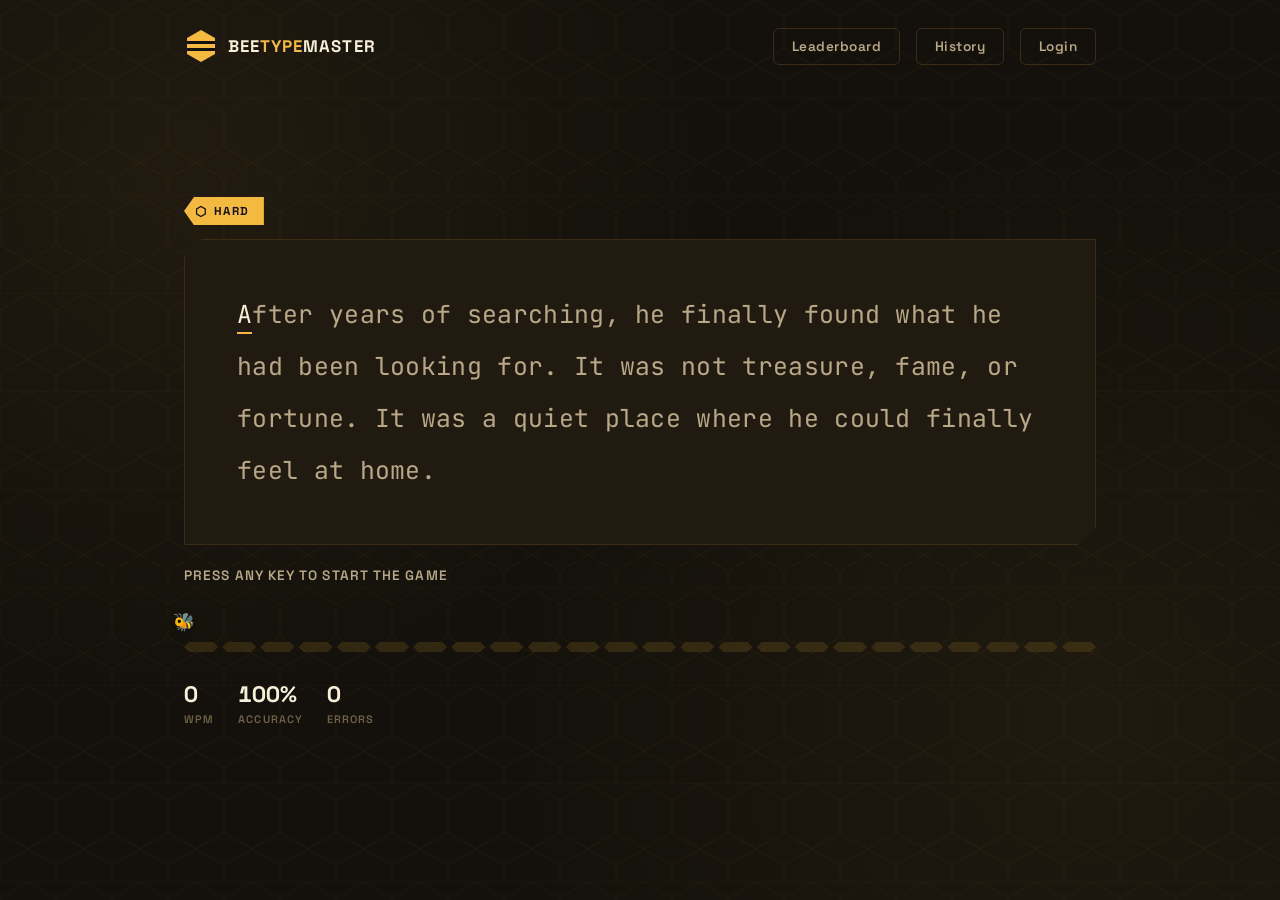
<file: index.html>
<!DOCTYPE html>
<html lang="en">
<head>
    <meta charset="UTF-8">
    <meta name="viewport" content="width=device-width, initial-scale=1.0">
    <title>BEE TypeMaster — Typing Speed Trainer</title>

    <link rel="preconnect" href="https://fonts.googleapis.com">
    <link rel="preconnect" href="https://fonts.gstatic.com" crossorigin>
    <link href="https://fonts.googleapis.com/css2?family=Space+Grotesk:wght@500;700&family=JetBrains+Mono:wght@400;500&display=swap" rel="stylesheet">

    <link rel="stylesheet" href="./style.css">
    <link rel="stylesheet" href="./css/auth.css">
</head>
<body>

    <header class="site-header">
        <div class="brand">
            <svg class="brand-mark" viewBox="0 0 34 34" xmlns="http://www.w3.org/2000/svg" aria-hidden="true">
                <polygon points="17,1 31,9 31,25 17,33 3,25 3,9" />
                <rect class="stripe" x="3" y="12" width="28" height="3" />
                <rect class="stripe" x="3" y="19" width="28" height="3" />
            </svg>
            <span class="brand-name">Bee<span>Type</span>Master</span>
        </div>

        <div class="nav-links">
            <a href="/html/leaderboard.html" class="nav-link">Leaderboard</a>
            <a href="/html/history.html" class="nav-link">History</a>
            <div class="auth-nav" id="authNav">

                <!-- JS WILL RENDER THIS -->

            </div>
        </div>
    </header>

    <main class="game-frame">
        <div class="stage">

            <div class="difficulty-chip" id="difficultyChip">Easy</div>

            <!-- The typing surface: main.js fills this with one <span> per
                 character and toggles .correct / .incorrect / .current on them. -->
            <div class="game" id="gameBody" aria-live="off"></div>

            <p class="game-description" id="gameDescription">Press any key to start the game</p>

            <!-- Signature element: a honeycomb trail that fills as you type,
                 with a bee marker riding your current position. -->
            <div class="progress-trail" id="progressTrail" aria-hidden="true">
                <span class="progress-bee" id="progressBee">🐝</span>
            </div>

            <div class="stats-strip">
                <div class="stat">
                    <span class="stat-value" id="liveWpm">0</span>
                    <span class="stat-label">WPM</span>
                </div>
                <div class="stat">
                    <span class="stat-value" id="liveAccuracy">100%</span>
                    <span class="stat-label">Accuracy</span>
                </div>
                <div class="stat">
                    <span class="stat-value" id="liveErrors">0</span>
                    <span class="stat-label">Errors</span>
                </div>
            </div>

        </div>
    </main>

    <!-- Results overlay, shown when a paragraph is completed.
         Replaces the previous alert()-based summary. -->
    <div class="results-overlay" id="resultsOverlay">
        <div class="results-card">
            <p class="results-eyebrow" id="resultsDifficulty">Hive cleared</p>
            <h2 class="results-title">Run complete</h2>

            <div class="best-score">
                <span class="best-score-value stat-value" id="resultBestScore">0</span>
                <p class="best-score-label stat-label">Best Score</p>
            </div>

            <div class="results-grid">
                <div class="stat wpm-stat">
                    <div class="wpm-value">
                        <span class="stat-value" id="resultWpm">0</span>
                    </div>
                    <span class="stat-label">WPM</span>
                </div>
                <div class="stat">
                    <span class="stat-value" id="resultAccuracy">0%</span>
                    <span class="stat-label">Accuracy</span>
                </div>
                <div class="stat">
                    <span class="stat-value" id="resultCorrect">0</span>
                    <span class="stat-label">Correct</span>
                </div>
                <div class="stat">
                    <span class="stat-value" id="resultIncorrect">0</span>
                    <span class="stat-label">Incorrect</span>
                </div>
            </div>

            <div class="results-actions">
                <button class="btn btn-primary" id="nextRunBtn">Next hive</button>
            </div>
        </div>
    </div>     

    <script type='module' src="./js/main.js"></script>
</body>
</html>
</file>
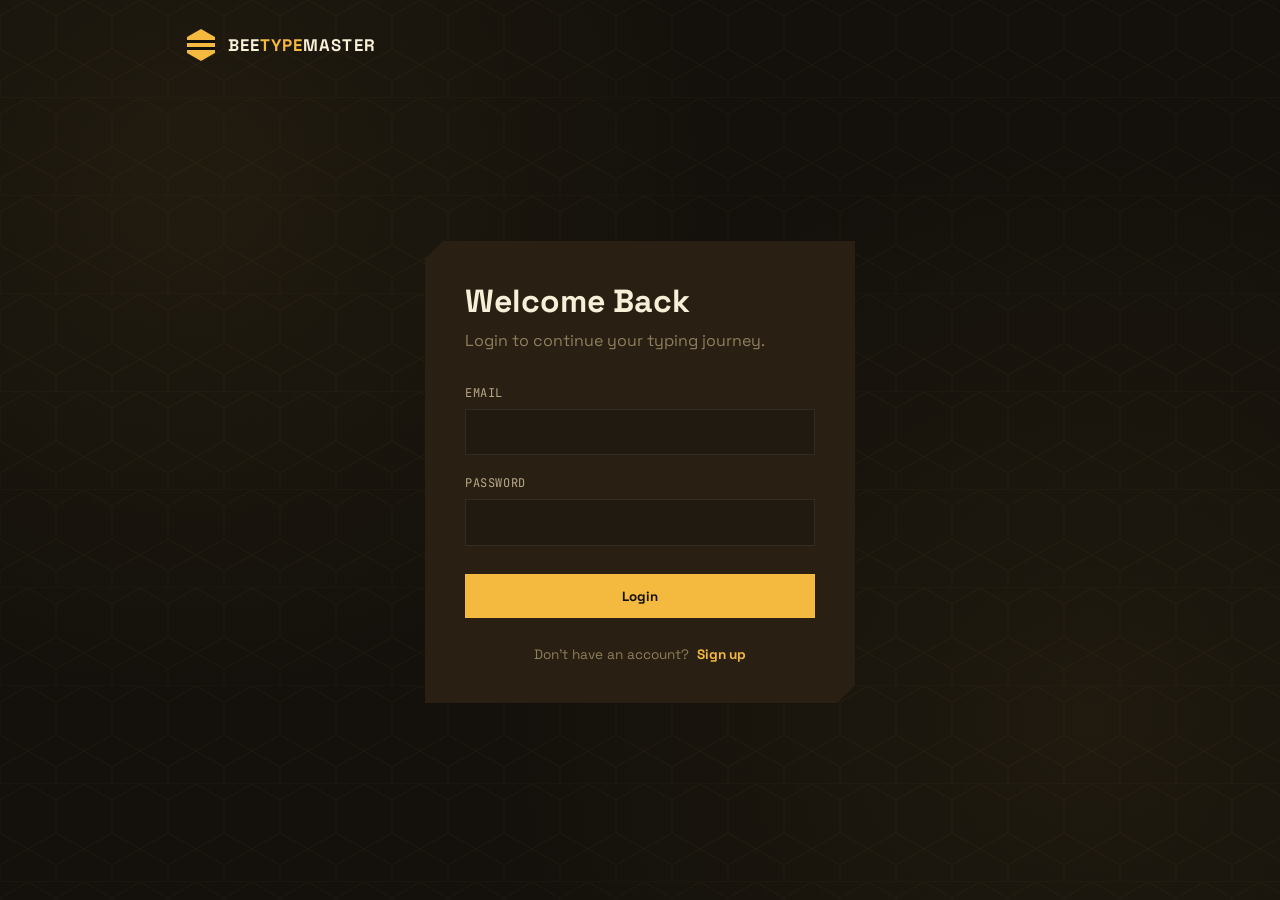
<file: html/auth.html>
<!DOCTYPE html>
<html lang="en">

<head>
    <meta charset="UTF-8">
    <meta name="viewport" content="width=device-width, initial-scale=1.0">

    <title>BEE TypeMaster — Account</title>

    <link rel="preconnect" href="https://fonts.googleapis.com">
    <link rel="preconnect" href="https://fonts.gstatic.com" crossorigin>

    <link
        href="https://fonts.googleapis.com/css2?family=Space+Grotesk:wght@500;700&family=JetBrains+Mono:wght@400;500&display=swap"
        rel="stylesheet"
    >

    <link rel="stylesheet" href="../style.css">
    <link rel="stylesheet" href="../css/auth.css">
</head>

<body>

    <header class="site-header">
        <div class="brand">

            <svg
                class="brand-mark"
                viewBox="0 0 34 34"
                xmlns="http://www.w3.org/2000/svg"
                aria-hidden="true"
            >
                <polygon points="17,1 31,9 31,25 17,33 3,25 3,9" />
                <rect class="stripe" x="3" y="12" width="28" height="3" />
                <rect class="stripe" x="3" y="19" width="28" height="3" />
            </svg>

            <span class="brand-name">
                Bee<span>Type</span>Master
            </span>

        </div>
    </header>


    <main class="auth-container">

        <section class="auth-card">

            <div class="auth-header">
                <h1 id="authTitle">Welcome Back</h1>

                <p id="authDescription">
                    Login to continue your typing journey.
                </p>
            </div>


            <div
                id="authError"
                class="auth-message auth-message--error"
                hidden
            ></div>


            <div
                id="authSuccess"
                class="auth-message auth-message--success"
                hidden
            ></div>


            <form id="authForm" novalidate>

                <div
                    class="form-group"
                    id="usernameGroup"
                    hidden
                >
                    <label for="username">
                        Username
                    </label>

                    <input
                        type="text"
                        id="username"
                        name="username"
                        autocomplete="username"
                    >
                </div>


                <div class="form-group">

                    <label for="email">
                        Email
                    </label>

                    <input
                        type="email"
                        id="email"
                        name="email"
                        autocomplete="email"
                        required
                    >

                </div>


                <div class="form-group">

                    <label for="password">
                        Password
                    </label>

                    <input
                        type="password"
                        id="password"
                        name="password"
                        autocomplete="current-password"
                        required
                    >

                </div>


                <button
                    type="submit"
                    class="auth-button"
                    id="submitButton"
                >
                    Login
                </button>

            </form>


            <div class="auth-switch">

                <span id="switchText">
                    Don't have an account?
                </span>

                <button
                    type="button"
                    id="switchMode"
                    class="auth-switch__button"
                >
                    Sign up
                </button>

            </div>

        </section>

    </main>


    <script type="module" src="../js/auth.js"></script>

</body>

</html>
</file>
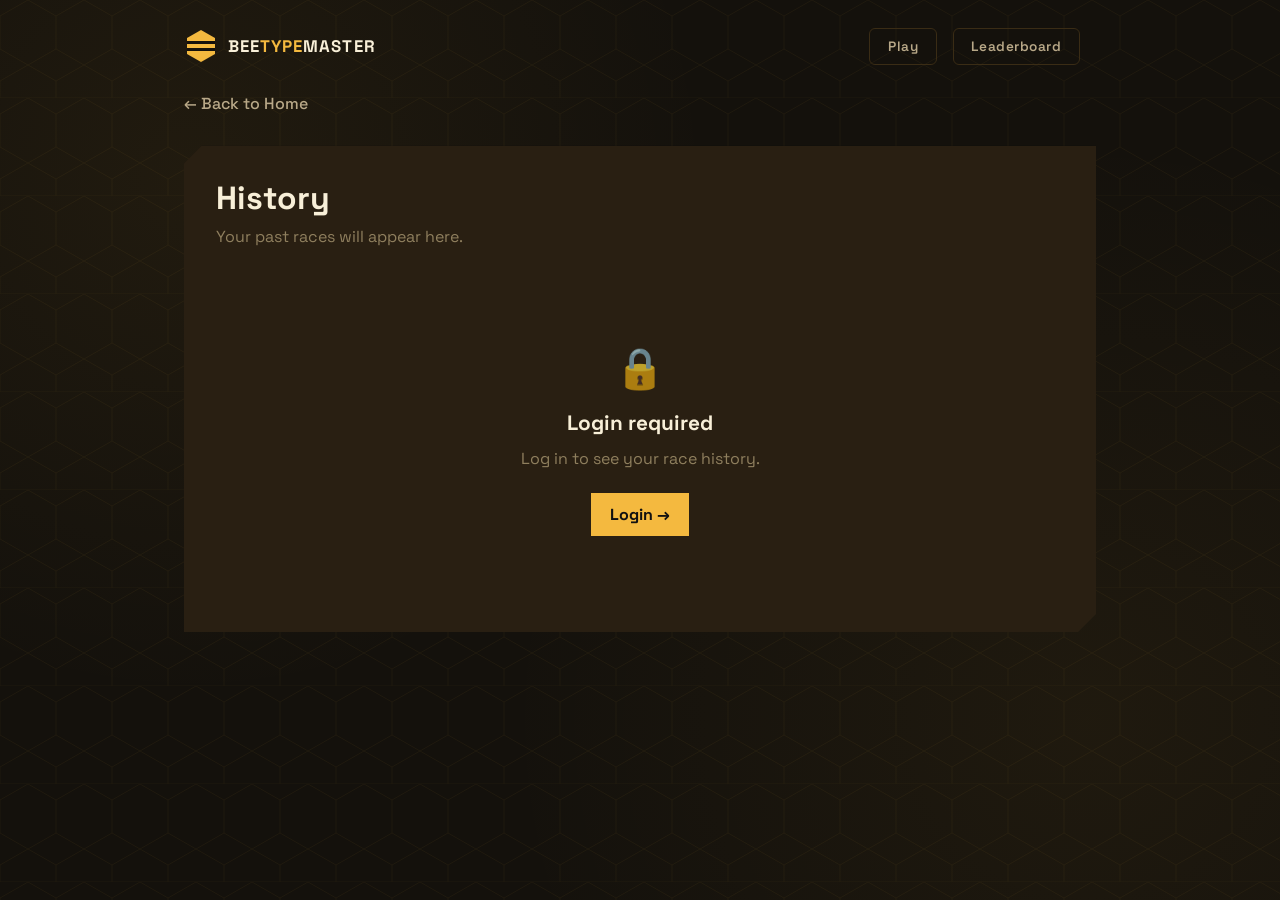
<file: html/history.html>
<!DOCTYPE html>
<html lang="en">
<head>
    <meta charset="UTF-8">
    <meta name="viewport" content="width=device-width, initial-scale=1.0">
    <title>BEE TypeMaster — History</title>

    <link rel="preconnect" href="https://fonts.googleapis.com">
    <link rel="preconnect" href="https://fonts.gstatic.com" crossorigin>
    <link href="https://fonts.googleapis.com/css2?family=Space+Grotesk:wght@500;700&family=JetBrains+Mono:wght@400;500&display=swap" rel="stylesheet">

    <link rel="stylesheet" href="../style.css">
    <link rel="stylesheet" href="../css/history.css">
</head>
<body>

    <header class="site-header">
        <div class="brand">
            <svg class="brand-mark" viewBox="0 0 34 34" xmlns="http://www.w3.org/2000/svg" aria-hidden="true">
                <polygon points="17,1 31,9 31,25 17,33 3,25 3,9" />
                <rect class="stripe" x="3" y="12" width="28" height="3" />
                <rect class="stripe" x="3" y="19" width="28" height="3" />
            </svg>
            <span class="brand-name">Bee<span>Type</span>Master</span>
        </div>


        <div class="nav-links">
            <a href="/index.html" class="nav-link">Play</a>
            <a href="/html/leaderboard.html" class="nav-link">Leaderboard</a>

            <div class="auth-nav" id="authNav">
                <!-- JS WILL RENDER THIS -->
            </div>
        </div>

    </header>

    <main class="history-container">
        <!-- BACK BUTTON -->
        <a href="/index.html" class="back-button">← Back to Home</a>

        <!-- HISTORY CONTENT -->
        <div class="history-content">
            <h2 class='title'>History</h2>
            <p class='description'>Your past races will appear here.</p>

            <div class="body" id="historyBody">
                <!-- CONTENT WILL BE RENDERED HERE  -->
            </div>
        </div>
    </main>

    <script type='module' src="../js/history.js"></script>
</body>
</html>
</file>
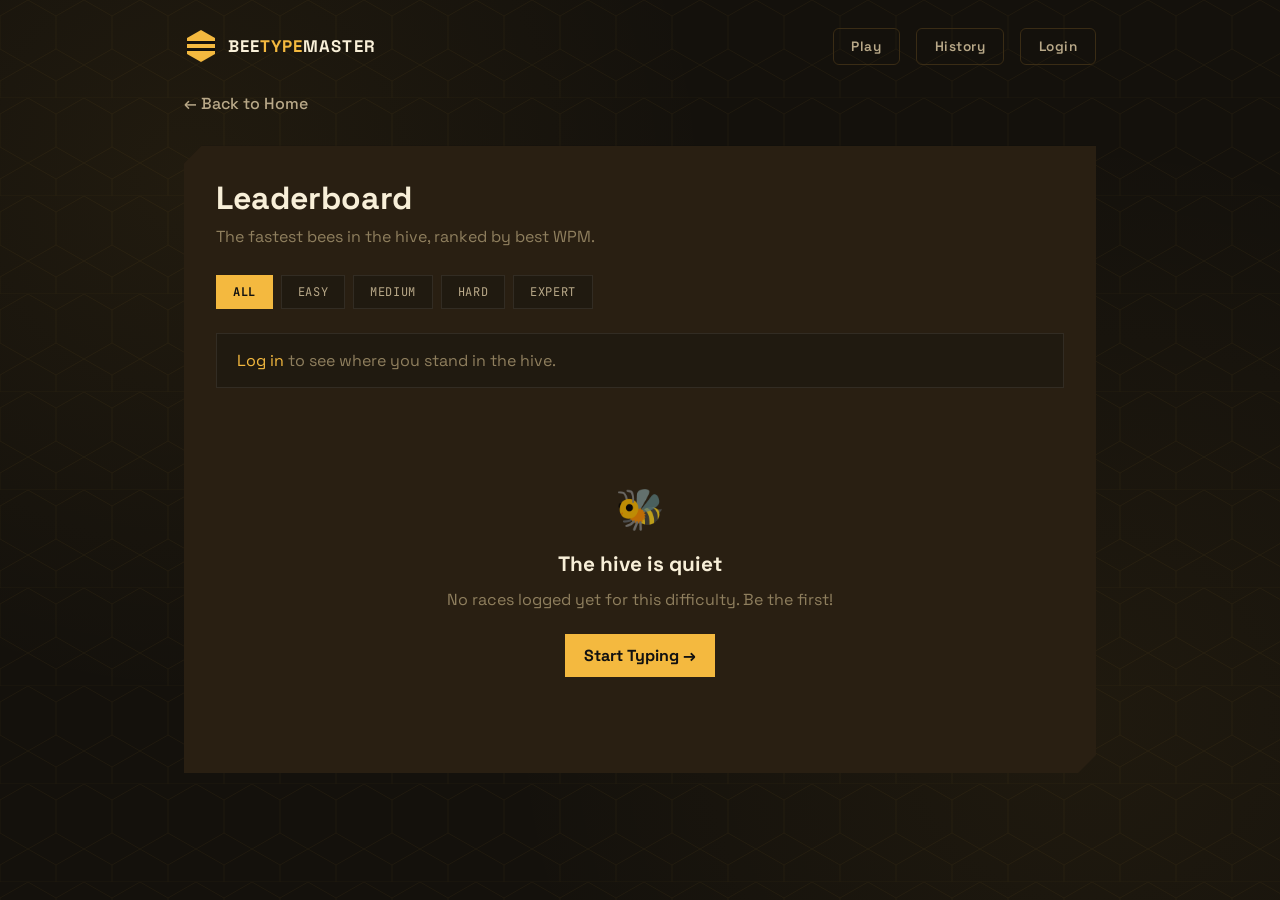
<file: html/leaderboard.html>
<!DOCTYPE html>
<html lang="en">
<head>
    <meta charset="UTF-8">
    <meta name="viewport" content="width=device-width, initial-scale=1.0">
    <title>BEE TypeMaster — Leaderboard</title>

    <link rel="preconnect" href="https://fonts.googleapis.com">
    <link rel="preconnect" href="https://fonts.gstatic.com" crossorigin>
    <link href="https://fonts.googleapis.com/css2?family=Space+Grotesk:wght@500;700&family=JetBrains+Mono:wght@400;500&display=swap" rel="stylesheet">

    <link rel="stylesheet" href="../style.css">
    <link rel="stylesheet" href="../css/auth.css">
    <link rel="stylesheet" href="../css/leaderboard.css">
</head>
<body>

    <header class="site-header">
        <div class="brand">
            <svg class="brand-mark" viewBox="0 0 34 34" xmlns="http://www.w3.org/2000/svg" aria-hidden="true">
                <polygon points="17,1 31,9 31,25 17,33 3,25 3,9" />
                <rect class="stripe" x="3" y="12" width="28" height="3" />
                <rect class="stripe" x="3" y="19" width="28" height="3" />
            </svg>
            <span class="brand-name">Bee<span>Type</span>Master</span>
        </div>

        <div class="nav-links">
            <a href="/index.html" class="nav-link">Play</a>
            <a href="/html/history.html" class="nav-link">History</a>
            <div class="auth-nav" id="authNav">
                <!-- JS WILL RENDER THIS -->
            </div>
        </div>
    </header>

    <main class="leaderboard-container">
        <!-- BACK BUTTON -->
        <a href="/index.html" class="back-button">← Back to Home</a>

        <!-- LEADERBOARD CONTENT -->
        <div class="leaderboard-content">
            <h2 class="title">Leaderboard</h2>
            <p class="description">The fastest bees in the hive, ranked by best WPM.</p>

            <div class="leaderboard-tabs" id="leaderboardTabs">
                <!-- JS WILL RENDER DIFFICULTY TABS HERE -->
            </div>

            <div class="my-rank" id="myRank">
                <!-- JS WILL RENDER THE CURRENT USER'S RANK HERE -->
            </div>

            <div class="body" id="leaderboardBody">
                <!-- JS WILL RENDER PODIUM + TABLE HERE -->
            </div>
        </div>
    </main>

    <script type="module" src="../js/leaderboard.js"></script>
</body>
</html>
</file>
<file: style.css>
@font-face {
    font-family: "Helvetica";
    src: url("fonts/Helvetica.ttf") format("truetype");
    font-weight: normal;
    font-style: normal;
}

:root {
    /* ---- Color: dark hive, honey-gold accent, comb-leaf feedback ---- */
    --void: #14110c;           /* background — the inside of the hive */
    --panel: #201a10;          /* card surface */
    --panel-raised: #291f12;   /* hovered / raised surface */
    --cell-line: #3a2c15;      /* hexagon grid lines, dividers */

    --honey: #f4b93f;          /* primary accent — honey gold */
    --honey-deep: #c9821a;     /* pressed / deep amber */
    --honey-dim: #6b551f;      /* low-emphasis gold (inactive cells) */

    --cream: #f8efd8;          /* primary text */
    --ink: #b8a888;            /* secondary text / labels */
    --ink-faint: #6f6248;      /* placeholder / disabled text */

    --correct: #93c26d;        /* comb-leaf green */
    --incorrect: #e2583a;      /* rust red */

    /* ---- Type: geometric display, monospace typing surface ---- */
    --font-display: "Space Grotesk", "Helvetica", sans-serif;
    --font-type: "JetBrains Mono", "Helvetica", monospace;
    --font-label: "Space Grotesk", "Helvetica", sans-serif;

    /* TEXT COLORS */
    --text-primary: #f8efd8;
    --text-secondary: #b8a888;
    --text-faint: #8f7f5e;

    /* ---- Shape ---- */
    --hex-cut: 18px;           /* corner-cut size used on hex-cornered panels */
    --radius-sm: 6px;
}

* {
    margin: 0;
    padding: 0;
    box-sizing: border-box;
}

body {
    font-family: var(--font-label);
    background-color: var(--void);
    background-image:
        radial-gradient(circle at 15% 20%, rgba(244, 185, 63, 0.06), transparent 40%),
        radial-gradient(circle at 85% 80%, rgba(244, 185, 63, 0.05), transparent 45%);
    color: var(--cream);
    min-height: 100vh;
    position: relative;
    overflow-x: hidden;
}

/* Faint honeycomb backdrop — a single tiled SVG hex grid, kept subtle
   so it reads as texture rather than decoration. */
body::before {
    content: "";
    position: fixed;
    inset: 0;
    pointer-events: none;
    opacity: 0.05;
    background-image: url("data:image/svg+xml,%3Csvg xmlns='http://www.w3.org/2000/svg' width='56' height='98' viewBox='0 0 56 98'%3E%3Cpath d='M28 0 L56 16 L56 49 L28 65 L0 49 L0 16 Z' fill='none' stroke='%23f4b93f' stroke-width='1'/%3E%3Cpath d='M28 65 L56 81 L56 98 L28 98 L0 98 L0 81 Z' fill='none' stroke='%23f4b93f' stroke-width='1'/%3E%3C/svg%3E");
}

a {
    color: inherit;
    text-decoration: none;
}

/* ============================================================
   Site header — shared between the game and the auth page
   ============================================================ */

.site-header {
    display: flex;
    align-items: center;
    justify-content: space-between;
    max-width: 960px;
    margin: 0 auto;
    padding: 1.75rem 1.5rem 0;
    position: relative;
    z-index: 1;
}

.brand {
    display: flex;
    align-items: center;
    gap: 0.65rem;
}

.brand-mark {
    width: 34px;
    height: 34px;
    display: block;
}

.brand-mark polygon {
    fill: var(--honey);
}

.brand-mark .stripe {
    fill: var(--void);
}

.brand-name {
    font-family: var(--font-display);
    font-weight: 700;
    font-size: 1.05rem;
    letter-spacing: 0.06em;
    text-transform: uppercase;
    color: var(--cream);
}

.brand-name span {
    color: var(--honey);
}

.nav-links {
    display: flex;
    gap: 1rem;
}

.nav-link {
    font-family: var(--font-label);
    font-size: 0.85rem;
    font-weight: 600;
    letter-spacing: 0.04em;
    color: var(--ink);
    padding: 0.55rem 1.1rem;
    border: 1px solid var(--cell-line);
    border-radius: var(--radius-sm);
    transition: border-color 0.2s ease, color 0.2s ease;
}

.nav-link:hover {
    border-color: var(--honey);
    color: var(--honey);
}

/* ============================================================
   Game frame
   ============================================================ */

.game-frame {
    display: flex;
    flex-direction: column;
    align-items: center;
    justify-content: center;
    width: 100%;
    max-width: 960px;
    margin: 0 auto;
    padding: 3rem 1.5rem 4rem;
    position: relative;
    z-index: 1;
    min-height: calc(100vh - 90px);
}

.game-frame > .stage {
    width: 100%;
}

/* Difficulty chip — a small hexagon tab that sits above the card */
.difficulty-chip {
    display: inline-flex;
    align-items: center;
    gap: 0.4rem;
    align-self: flex-start;
    margin-bottom: 0.85rem;
    padding: 0.35rem 0.9rem 0.35rem 0.7rem;
    font-family: var(--font-label);
    font-size: 0.72rem;
    font-weight: 700;
    letter-spacing: 0.12em;
    text-transform: uppercase;
    color: var(--void);
    background: var(--honey);
    clip-path: polygon(10px 0, 100% 0, 100% 100%, 10px 100%, 0 50%);
}

.difficulty-chip::before {
    content: "\2B21"; /* hexagon glyph */
    font-size: 0.8rem;
}

/* The card itself — hex-cut corners on two opposite sides so the
   panel silhouette reads as a hive cell, not a generic rounded box. */
.game {
    position: relative;
    background: var(--panel);
    border: 1px solid var(--cell-line);
    padding: 3rem 3.25rem;
    clip-path: polygon(
        var(--hex-cut) 0, 100% 0,
        100% calc(100% - var(--hex-cut)), calc(100% - var(--hex-cut)) 100%,
        0 100%, 0 var(--hex-cut)
    );
    line-height: 2.1;
    letter-spacing: 0.3px;
    font-family: var(--font-type);
}

.game span {
    font-size: 1.55rem;
    color: var(--ink);
    transition: color 0.15s ease;
}

.game span.correct {
    color: var(--correct);
}

.game span.incorrect {
    color: var(--incorrect);
    text-decoration: underline;
    text-decoration-color: var(--incorrect);
    text-underline-offset: 4px;
}

.game span.current {
    color: var(--cream);
    position: relative;
}

.game span.current::after {
    content: "";
    position: absolute;
    left: 0;
    bottom: -4px;
    width: 100%;
    height: 2px;
    background: var(--honey);
    animation: cursor-blink 0.9s ease-in-out infinite;
}

@keyframes cursor-blink {
    0%, 100% { opacity: 1; }
    50% { opacity: 0.25; }
}

.game-description {
    margin-top: 1.4rem;
    color: var(--ink);
    font-size: 0.85rem;
    font-weight: 600;
    letter-spacing: 0.08em;
    text-transform: uppercase;
}

/* ============================================================
   Honeycomb progress trail — the signature element.
   A row of hex cells fills gold as the paragraph is typed, and
   a small bee glyph rides along the trail marking your position.
   ============================================================ */

.progress-trail {
    position: relative;
    display: flex;
    gap: 4px;
    margin-top: 2rem;
    padding-top: 1.6rem;
}

.progress-cell {
    flex: 1;
    height: 10px;
    background: var(--honey-dim);
    opacity: 0.35;
    clip-path: polygon(15% 0, 85% 0, 100% 50%, 85% 100%, 15% 100%, 0 50%);
    transition: background 0.25s ease, opacity 0.25s ease;
}

.progress-cell.filled {
    background: var(--honey);
    opacity: 1;
}

.progress-bee {
    position: absolute;
    top: -0.35rem;
    left: 0;
    font-size: 1.1rem;
    transform: translateX(-50%);
    transition: left 0.2s ease-out;
    filter: drop-shadow(0 2px 4px rgba(0, 0, 0, 0.4));
}

/* ============================================================
   Live stats strip
   ============================================================ */

.stats-strip {
    display: flex;
    gap: 1.5rem;
    margin-top: 1.75rem;
}

.stat {
    display: flex;
    flex-direction: column;
    gap: 0.2rem;
}

.stat-value {
    font-family: var(--font-display);
    font-size: 1.4rem;
    font-weight: 700;
    color: var(--cream);
    font-variant-numeric: tabular-nums;
}

.stat-label {
    font-size: 0.68rem;
    font-weight: 600;
    letter-spacing: 0.1em;
    text-transform: uppercase;
    color: var(--ink-faint);
}

/* ============================================================
   Results overlay — replaces the old alert() popup
   ============================================================ */

.results-overlay {
    position: fixed;
    inset: 0;
    display: flex;
    align-items: center;
    justify-content: center;
    background: rgba(10, 8, 5, 0.72);
    backdrop-filter: blur(3px);
    z-index: 10;
    opacity: 0;
    pointer-events: none;
    transition: opacity 0.25s ease;
}

.results-overlay.visible {
    opacity: 1;
    pointer-events: auto;
}

.results-card {
    width: min(420px, 90vw);
    background: var(--panel-raised);
    border: 1px solid var(--cell-line);
    padding: 2.5rem 2.25rem;
    clip-path: polygon(
        20px 0, 100% 0,
        100% calc(100% - 20px), calc(100% - 20px) 100%,
        0 100%, 0 20px
    );
    transform: translateY(12px);
    transition: transform 0.25s ease;
}

.results-overlay.visible .results-card {
    transform: translateY(0);
}

.results-eyebrow {
    font-size: 0.72rem;
    font-weight: 700;
    letter-spacing: 0.14em;
    text-transform: uppercase;
    color: var(--honey);
}

.results-title.new-highscore {
    background: red;
}

.best-score {
    background: var(--cell-line);
    width: fit-content;
    padding: 0.5rem 1rem;
    clip-path: polygon(
        20px 0, 100% 0,
        100% calc(100% - 20px), calc(100% - 20px) 100%,
        0 100%, 0 20px
    );
    margin-top: 1rem;
}


.results-title {
    font-family: var(--font-display);
    font-size: 1.7rem;
    font-weight: 700;
    margin-top: 0.35rem;
}

.results-grid {
    display: grid;
    grid-template-columns: 1fr 1fr;
    gap: 1.4rem;
    margin: 1.75rem 0;
}

.results-grid .stat-value {
    font-size: 1.8rem;
}

.results-actions {
    display: flex;
    gap: 0.75rem;
}

/* ============================================================
   New High Score
   ============================================================ */

#resultWpm.new-highscore {
    position: relative;
    display: inline-block;

    color: var(--honey);

    text-shadow:
        0 0 8px rgba(244, 185, 63, 0.55),
        0 0 20px rgba(244, 185, 63, 0.35);

    animation: highscore-pulse 1s ease-in-out infinite;
}


/* NEW RECORD badge */
#resultWpm.new-highscore::after {
    content: "NEW RECORD";

    position: absolute;
    top: -0.7rem;
    left: 100%;
    margin-left: 0.6rem;

    white-space: nowrap;

    padding: 0.25rem 0.5rem;

    font-family: var(--font-label);
    font-size: 0.55rem;
    font-weight: 800;
    letter-spacing: 0.1em;

    color: var(--void);
    background: var(--honey);

    clip-path: polygon(
        6px 0,
        100% 0,
        100% calc(100% - 6px),
        calc(100% - 6px) 100%,
        0 100%,
        0 6px
    );

    animation: badge-pop 0.4s ease-out both;
}


/* WPM celebration */
@keyframes highscore-pulse {

    0%,
    100% {
        transform: scale(1);

        text-shadow:
            0 0 8px rgba(244, 185, 63, 0.55),
            0 0 20px rgba(244, 185, 63, 0.35);
    }

    50% {
        transform: scale(1.08);

        text-shadow:
            0 0 12px rgba(244, 185, 63, 0.8),
            0 0 30px rgba(244, 185, 63, 0.55);
    }
}


/* Badge entrance */
@keyframes badge-pop {

    0% {
        opacity: 0;
        transform: scale(0.7) translateY(5px);
    }

    70% {
        opacity: 1;
        transform: scale(1.08) translateY(0);
    }

    100% {
        opacity: 1;
        transform: scale(1);
    }
}

.btn {
    font-family: var(--font-label);
    font-size: 0.85rem;
    font-weight: 700;
    letter-spacing: 0.03em;
    padding: 0.75rem 1.5rem;
    border: none;
    cursor: pointer;
    clip-path: polygon(8px 0, 100% 0, 100% 100%, 8px 100%, 0 50%);
    transition: transform 0.15s ease, background 0.15s ease;
}

.btn:active {
    transform: scale(0.97);
}

.btn-primary {
    background: var(--honey);
    color: var(--void);
}

.btn-primary:hover {
    background: #ffcb5e;
}

.btn-ghost {
    background: transparent;
    color: var(--ink);
    border: 1px solid var(--cell-line);
    clip-path: none;
    border-radius: var(--radius-sm);
}

.btn-ghost:hover {
    color: var(--cream);
    border-color: var(--honey-dim);
}

/* ============================================================
   Responsive
   ============================================================ */

@media (max-width: 640px) {
    .game {
        padding: 2rem 1.5rem;
    }

    .game span {
        font-size: 1.15rem;
    }

    .stats-strip {
        flex-wrap: wrap;
        row-gap: 1rem;
    }

    .site-header {
        padding-top: 1.25rem;
    }
}

/* Respect reduced-motion preferences */
@media (prefers-reduced-motion: reduce) {
    .game span.current::after,
    .progress-bee {
        animation: none;
        transition: none;
    }
}
</file>
<file: css/auth.css>
.auth-container {
    min-height: calc(100vh - 80px);

    display: flex;
    align-items: center;
    justify-content: center;

    padding: 2rem;
}


.auth-card {
    width: 100%;
    max-width: 430px;

    padding: 2.5rem;

    background: var(--panel-raised);

    clip-path: polygon(
        var(--hex-cut) 0,
        100% 0,
        100% calc(100% - var(--hex-cut)),
        calc(100% - var(--hex-cut)) 100%,
        0 100%,
        0 var(--hex-cut)
    );

    filter: drop-shadow(
        0 4px 12px rgba(0, 0, 0, 0.4)
    );
}


.auth-header {
    margin-bottom: 2rem;
}


.auth-header h1 {
    margin: 0;

    font-size: 2rem;
    font-weight: 700;

    color: var(--text-primary);
}


.auth-header p {
    margin-top: 0.5rem;

    color: var(--text-faint);

    line-height: 1.5;
}


/* =========================
   FORM
   ========================= */

.form-group {
    margin-bottom: 1.25rem;
}


.form-group label {
    display: block;

    margin-bottom: 0.5rem;

    font-family: "JetBrains Mono", monospace;

    font-size: 0.75rem;
    text-transform: uppercase;
    letter-spacing: 0.05em;

    color: var(--text-secondary);
}


.form-group input {
    width: 100%;
    box-sizing: border-box;

    padding: 0.8rem 0.9rem;

    background: var(--panel);

    border: 1px solid rgba(255, 255, 255, 0.08);

    color: var(--text-primary);

    font-family: "JetBrains Mono", monospace;
    font-size: 0.9rem;

    outline: none;

    transition:
        border-color 0.2s ease,
        box-shadow 0.2s ease;
}


.form-group input:focus {
    border-color: var(--honey);

    box-shadow:
        0 0 0 2px rgba(255, 193, 7, 0.08);
}


/* =========================
   BUTTON
   ========================= */

.auth-button {
    width: 100%;

    margin-top: 0.5rem;

    padding: 0.85rem 1rem;

    border: none;

    background: var(--honey);
    color: #111;

    font-family: "Space Grotesk", sans-serif;
    font-weight: 700;

    cursor: pointer;

    transition:
        transform 0.2s ease,
        filter 0.2s ease;
}


.auth-button:hover {
    transform: translateY(-2px);
    filter: brightness(1.08);
}


.auth-button:active {
    transform: translateY(0);
}


.auth-button:disabled {
    opacity: 0.6;
    cursor: not-allowed;
}

.auth-nav {
    display: flex;
    align-items: center;
    height: 100%;
}


.auth-nav__login,
.auth-nav__signup {
    text-decoration: none;
    font-weight: 500;
}

.auth-nav__login {
    color: var(--text-secondary);
}

.auth-nav__login:hover {
    color: var(--honey);
}

.auth-nav__signup {
    padding: 0.5rem 0.8rem;

    color: #111;
    background: var(--honey);

    font-weight: 700;
}

.user-menu {
    display: flex;
    align-items: center;
    gap: 0.7rem;
    height: 100%;
}

.user-menu__avatar {
    display: block;

    width: 32px;
    height: 32px;

    min-width: 32px;
    min-height: 32px;

    max-width: 32px;
    max-height: 32px;

    flex: 0 0 32px;

    border-radius: 50%;
    object-fit: cover;
}

.user-menu__name {
    color: var(--text-primary);

    font-family: "JetBrains Mono", monospace;
    font-size: 0.8rem;

    white-space: nowrap;
}


.user-menu__logout {
    padding: 0.4rem 0.7rem;

    border: 1px solid rgba(255, 255, 255, 0.1);

    background: transparent;
    color: var(--text-secondary);

    font-family: "JetBrains Mono", monospace;
    font-size: 0.7rem;

    cursor: pointer;
}

.user-menu__logout:hover {
    color: var(--honey);
    border-color: var(--honey);
}

/* =========================
   SWITCH
   ========================= */

.auth-switch {
    margin-top: 1.75rem;

    text-align: center;

    color: var(--text-faint);

    font-size: 0.85rem;
}


.auth-switch__button {
    margin-left: 0.3rem;

    padding: 0;

    border: none;
    background: none;

    color: var(--honey);

    font: inherit;
    font-weight: 700;

    cursor: pointer;
}


.auth-switch__button:hover {
    text-decoration: underline;
}


/* =========================
   MESSAGES
   ========================= */

.auth-message {
    margin-bottom: 1.25rem;

    padding: 0.75rem 1rem;

    font-family: "JetBrains Mono", monospace;
    font-size: 0.75rem;

    line-height: 1.5;
}


.auth-message--error {
    color: #e57373;

    background: rgba(229, 115, 115, 0.08);

    border-left: 3px solid #e57373;
}


.auth-message--success {
    color: #7acb8a;

    background: rgba(122, 203, 138, 0.08);

    border-left: 3px solid #7acb8a;
}


[hidden] {
    display: none !important;
}


@media (max-width: 500px) {

    .auth-container {
        padding: 1rem;
    }

    .auth-card {
        padding: 1.75rem;
    }

    .auth-header h1 {
        font-size: 1.6rem;
    }
}
</file>
<file: css/history.css>
.history-container {
    max-width: 960px;
    margin: 0 auto;
    padding: 1.75rem 1.5rem;
}

.back-button {
    display: inline-block;
    color: var(--text-secondary);
    text-decoration: none;
    font-weight: 500;
    transition: color 0.2s ease;
}

.back-button:hover {
    color: var(--honey);
}

.history-content {
    color: var(--text-primary);
    margin-top: 2rem;
    background-color: var(--panel-raised);
    padding: 2rem;

    clip-path: polygon(
        var(--hex-cut) 0,
        100% 0,
        100% calc(100% - var(--hex-cut)),
        calc(100% - var(--hex-cut)) 100%,
        0 100%,
        0 var(--hex-cut)
    );

    filter: drop-shadow(0 2px 4px rgba(0, 0, 0, 0.4));
}

.history-content .title {
    margin: 0;
    font-size: 2rem;
}

.history-content .description {
    margin-top: 0.5rem;
    color: var(--text-faint);
}

.history-content .body {
    margin-top: 2rem;
}


/* =========================
   STATS
   ========================= */

.history-stats {
    display: grid;
    grid-template-columns: repeat(4, 1fr);
    gap: 1rem;
    margin-bottom: 2rem;
}

.stat-card {
    padding: 1.25rem;

    background: var(--panel);
    border: 1px solid rgba(255, 255, 255, 0.06);

    clip-path: polygon(
        10px 0,
        100% 0,
        100% calc(100% - 10px),
        calc(100% - 10px) 100%,
        0 100%,
        0 10px
    );
}

.stat-card__label {
    display: block;

    font-family: "JetBrains Mono", monospace;
    font-size: 0.7rem;
    text-transform: uppercase;
    letter-spacing: 0.08em;

    color: var(--text-faint);
}

.stat-card__value {
    display: block;
    margin-top: 0.5rem;

    font-family: "JetBrains Mono", monospace;
    font-size: 1.7rem;
}

.stat-card__value--accent {
    color: var(--honey);
}


/* =========================
   TABLE
   ========================= */

.history-table {
    width: 100%;
}

.history-table__header,
.history-row {
    display: grid;

    grid-template-columns:
        45px
        1.1fr
        0.7fr
        0.9fr
        0.8fr
        0.8fr
        0.8fr
        1.5fr;

    align-items: center;
    column-gap: 1rem;
}

.history-table__header {
    padding: 0.75rem 1rem;

    font-family: "JetBrains Mono", monospace;
    font-size: 0.7rem;
    text-transform: uppercase;
    letter-spacing: 0.05em;

    color: var(--text-faint);

    border-bottom: 1px solid rgba(255, 255, 255, 0.08);
}

.history-row {
    padding: 1rem;

    font-family: "JetBrains Mono", monospace;
    font-size: 0.85rem;

    border-bottom: 1px solid rgba(255, 255, 255, 0.04);

    transition:
        background-color 0.2s ease,
        transform 0.2s ease;
}

.history-row:hover {
    background-color: rgba(255, 255, 255, 0.025);
    transform: translateX(3px);
}

.history-number {
    color: var(--text-faint);
}

.history-wpm {
    font-size: 1rem;
    font-weight: 500;
    color: var(--honey);
}

.history-accuracy {
    font-weight: 500;
}

.history-correct {
    color: #7acb8a;
}

.history-incorrect {
    color: #e57373;
}

.history-time {
    color: var(--text-secondary);
}

.history-played-at {
    color: var(--text-secondary);
    font-size: 0.75rem;
    white-space: nowrap;
}


/* =========================
   DIFFICULTY
   ========================= */

.difficulty {
    display: inline-block;

    padding: 0.25rem 0.55rem;

    font-size: 0.65rem;
    font-weight: 500;

    border: 1px solid currentColor;

    text-transform: uppercase;
    letter-spacing: 0.04em;
}

.difficulty--easy {
    color: #7acb8a;
}

.difficulty--medium {
    color: #e0b85a;
}

.difficulty--hard {
    color: #e57373;
}


/* =========================
   EMPTY STATE
   ========================= */

.history-empty {
    padding: 4rem 1rem;
    text-align: center;
}

.history-empty__icon {
    font-size: 2.5rem;
    margin-bottom: 1rem;
    opacity: 0.7;
}

.history-empty h3 {
    margin: 0;
    font-size: 1.3rem;
}

.history-empty p {
    margin: 0.75rem 0 1.5rem;
    color: var(--text-faint);
}

.history-empty__button {
    display: inline-block;

    padding: 0.7rem 1.2rem;

    color: #111;
    background: var(--honey);

    text-decoration: none;
    font-weight: 700;

    transition:
        transform 0.2s ease,
        filter 0.2s ease;
}

.history-empty__button:hover {
    transform: translateY(-2px);
    filter: brightness(1.1);
}


/* =========================
   RESPONSIVE
   ========================= */

@media (max-width: 800px) {

    .history-container {
        padding: 1rem;
    }

    .history-content {
        padding: 1.25rem;
    }

    .history-stats {
        grid-template-columns: repeat(2, 1fr);
    }

    .history-table {
        overflow-x: auto;
    }

    .history-table__header,
    .history-row {
        min-width: 700px;
    }
}

@media (max-width: 500px) {

    .history-stats {
        grid-template-columns: 1fr;
    }

    .history-content .title {
        font-size: 1.6rem;
    }
}
</file>
<file: css/leaderboard.css>
.leaderboard-container {
    max-width: 960px;
    margin: 0 auto;
    padding: 1.75rem 1.5rem;
}

.back-button {
    display: inline-block;
    color: var(--text-secondary);
    text-decoration: none;
    font-weight: 500;
    transition: color 0.2s ease;
}

.back-button:hover {
    color: var(--honey);
}

.leaderboard-content {
    color: var(--text-primary);
    margin-top: 2rem;
    background-color: var(--panel-raised);
    padding: 2rem;

    clip-path: polygon(
        var(--hex-cut) 0,
        100% 0,
        100% calc(100% - var(--hex-cut)),
        calc(100% - var(--hex-cut)) 100%,
        0 100%,
        0 var(--hex-cut)
    );

    filter: drop-shadow(0 2px 4px rgba(0, 0, 0, 0.4));
}

.leaderboard-content .title {
    margin: 0;
    font-size: 2rem;
}

.leaderboard-content .description {
    margin-top: 0.5rem;
    color: var(--text-faint);
}

.leaderboard-content .body {
    margin-top: 2rem;
}


/* =========================
   TABS
   ========================= */

.leaderboard-tabs {
    display: flex;
    flex-wrap: wrap;
    gap: 0.5rem;
    margin-top: 1.75rem;
}

.leaderboard-tab {
    padding: 0.5rem 1rem;

    font-family: "JetBrains Mono", monospace;
    font-size: 0.75rem;
    text-transform: uppercase;
    letter-spacing: 0.05em;

    color: var(--text-secondary);
    background: var(--panel);
    border: 1px solid rgba(255, 255, 255, 0.08);
    cursor: pointer;

    transition:
        color 0.2s ease,
        border-color 0.2s ease,
        background-color 0.2s ease;
}

.leaderboard-tab:hover {
    color: var(--text-primary);
    border-color: rgba(255, 255, 255, 0.2);
}

.leaderboard-tab.active {
    color: #111;
    background: var(--honey);
    border-color: var(--honey);
    font-weight: 700;
}


/* =========================
   MY RANK
   ========================= */

.my-rank {
    margin-top: 1.5rem;
    padding: 1rem 1.25rem;

    display: flex;
    align-items: center;
    justify-content: space-between;
    flex-wrap: wrap;
    gap: 0.75rem;

    background: var(--panel);
    border: 1px solid rgba(255, 255, 255, 0.08);
}

.my-rank:empty {
    display: none;
}

.my-rank__message {
    margin: 0;
    color: var(--text-faint);
}

.my-rank__message a {
    color: var(--honey);
}

.my-rank__badge {
    display: flex;
    align-items: baseline;
    gap: 0.6rem;
}

.my-rank__label {
    font-family: "JetBrains Mono", monospace;
    font-size: 0.7rem;
    text-transform: uppercase;
    letter-spacing: 0.08em;
    color: var(--text-faint);
}

.my-rank__value {
    font-size: 1.4rem;
    color: var(--honey);
}

.my-rank__stats {
    display: flex;
    gap: 1.25rem;

    font-family: "JetBrains Mono", monospace;
    font-size: 0.85rem;
    color: var(--text-secondary);
}


/* =========================
   PODIUM
   ========================= */

.podium {
    display: grid;
    grid-template-columns: repeat(3, 1fr);
    align-items: end;
    gap: 1rem;
    margin-bottom: 2rem;
}

.podium-spot {
    display: flex;
    flex-direction: column;
    align-items: center;
    gap: 0.4rem;

    padding: 1.25rem 0.75rem 1.5rem;

    background: var(--panel);
    border: 1px solid rgba(255, 255, 255, 0.06);

    clip-path: polygon(
        10px 0,
        100% 0,
        100% calc(100% - 10px),
        calc(100% - 10px) 100%,
        0 100%,
        0 10px
    );
}

.podium-spot--1 {
    padding-top: 1.75rem;
    order: 2;
    border-color: rgba(224, 184, 90, 0.45);
}

.podium-spot--2 {
    order: 1;
}

.podium-spot--3 {
    order: 3;
}

.podium-spot--me {
    box-shadow: inset 0 0 0 1px var(--honey);
}

.podium-medal {
    font-size: 1.6rem;
}

.podium-avatar {
    width: 48px;
    height: 48px;
    border-radius: 50%;
    object-fit: cover;
    border: 2px solid rgba(255, 255, 255, 0.12);
}

.podium-spot--1 .podium-avatar {
    width: 60px;
    height: 60px;
    border-color: var(--honey);
}

.podium-name {
    font-weight: 500;
    text-align: center;
    word-break: break-word;
}

.podium-wpm {
    font-family: "JetBrains Mono", monospace;
    font-size: 1.1rem;
    color: var(--honey);
}


/* =========================
   TABLE
   ========================= */

.leaderboard-table {
    width: 100%;
}

.leaderboard-table__header,
.leaderboard-row {
    display: grid;

    grid-template-columns:
        60px
        1.6fr
        0.7fr
        0.9fr
        0.9fr;

    align-items: center;
    column-gap: 1rem;
}

.leaderboard-table__header {
    padding: 0.75rem 1rem;

    font-family: "JetBrains Mono", monospace;
    font-size: 0.7rem;
    text-transform: uppercase;
    letter-spacing: 0.05em;

    color: var(--text-faint);

    border-bottom: 1px solid rgba(255, 255, 255, 0.08);
}

.leaderboard-row {
    padding: 0.85rem 1rem;

    font-family: "JetBrains Mono", monospace;
    font-size: 0.85rem;

    border-bottom: 1px solid rgba(255, 255, 255, 0.04);

    transition:
        background-color 0.2s ease,
        transform 0.2s ease;
}

.leaderboard-row:hover {
    background-color: rgba(255, 255, 255, 0.025);
    transform: translateX(3px);
}

.leaderboard-row--me {
    background-color: rgba(224, 184, 90, 0.06);
    box-shadow: inset 2px 0 0 var(--honey);
}

.leaderboard-rank {
    color: var(--text-faint);
}

.leaderboard-user {
    display: flex;
    align-items: center;
    gap: 0.6rem;

    font-family: "Space Grotesk", sans-serif;
    font-weight: 500;
}

.leaderboard-avatar {
    width: 26px;
    height: 26px;
    border-radius: 50%;
    object-fit: cover;
    border: 1px solid rgba(255, 255, 255, 0.15);
}

.you-tag {
    padding: 0.1rem 0.4rem;

    font-family: "JetBrains Mono", monospace;
    font-size: 0.6rem;
    text-transform: uppercase;
    letter-spacing: 0.04em;

    color: var(--honey);
    border: 1px solid var(--honey);
}

.leaderboard-wpm {
    font-size: 1rem;
    font-weight: 500;
    color: var(--honey);
}

.leaderboard-accuracy {
    font-weight: 500;
}


/* =========================
   EMPTY STATE
   ========================= */

.leaderboard-empty {
    padding: 4rem 1rem;
    text-align: center;
}

.leaderboard-empty__icon {
    font-size: 2.5rem;
    margin-bottom: 1rem;
    opacity: 0.7;
}

.leaderboard-empty h3 {
    margin: 0;
    font-size: 1.3rem;
}

.leaderboard-empty p {
    margin: 0.75rem 0 1.5rem;
    color: var(--text-faint);
}

.leaderboard-empty__button {
    display: inline-block;

    padding: 0.7rem 1.2rem;

    color: #111;
    background: var(--honey);

    text-decoration: none;
    font-weight: 700;

    transition:
        transform 0.2s ease,
        filter 0.2s ease;
}

.leaderboard-empty__button:hover {
    transform: translateY(-2px);
    filter: brightness(1.1);
}


/* =========================
   RESPONSIVE
   ========================= */

@media (max-width: 800px) {

    .leaderboard-container {
        padding: 1rem;
    }

    .leaderboard-content {
        padding: 1.25rem;
    }

    .leaderboard-table {
        overflow-x: auto;
    }

    .leaderboard-table__header,
    .leaderboard-row {
        min-width: 560px;
    }
}

@media (max-width: 560px) {

    .podium {
        grid-template-columns: 1fr;
    }

    .podium-spot--1,
    .podium-spot--2,
    .podium-spot--3 {
        order: 0;
        padding-top: 1.25rem;
    }

    .leaderboard-content .title {
        font-size: 1.6rem;
    }
}
</file>
